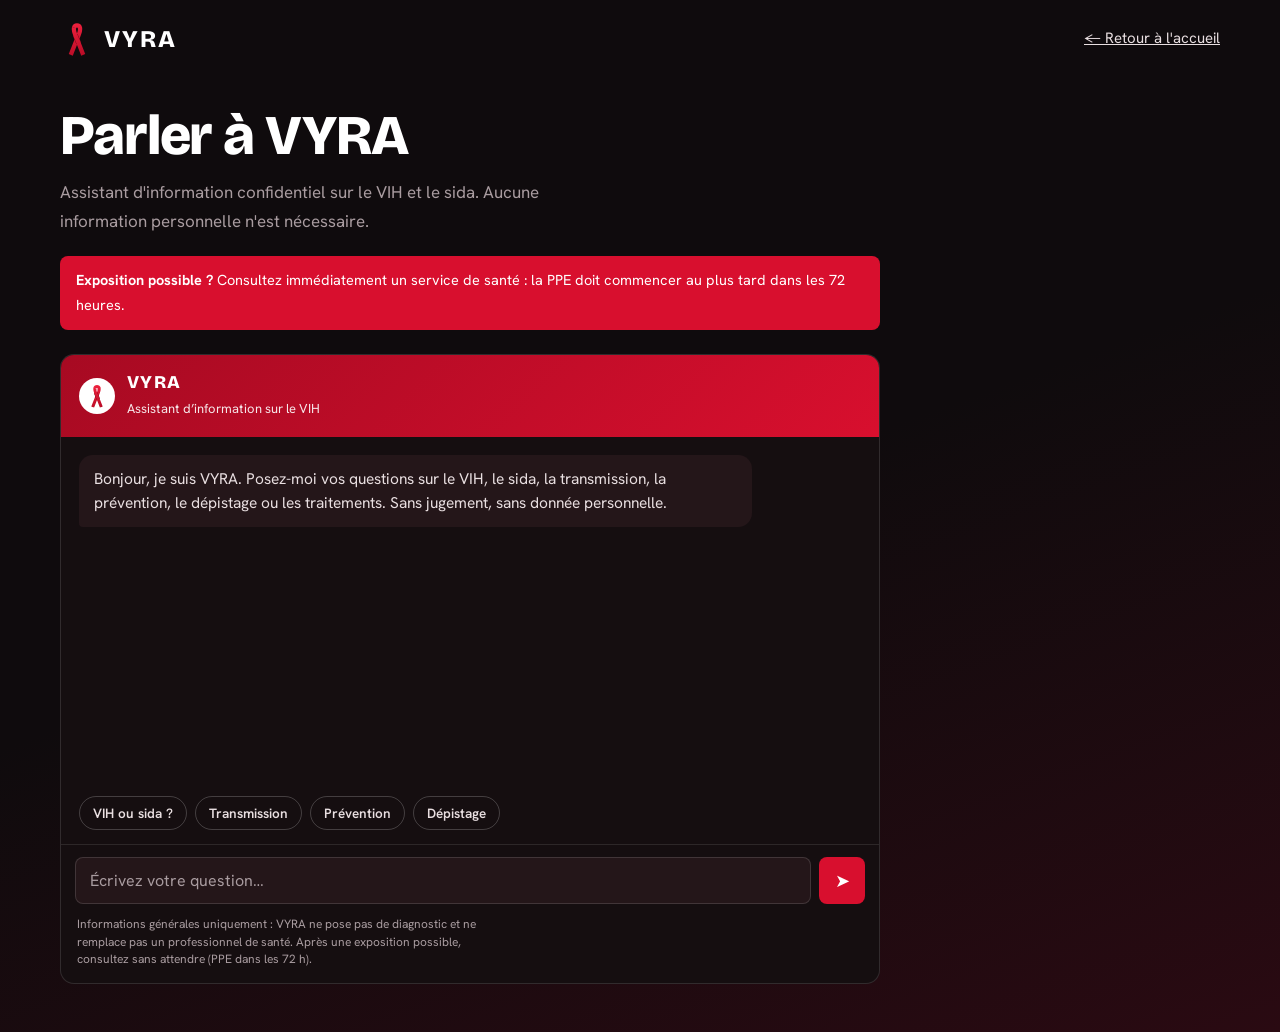
<file: index.html>
<!doctype html>
<html lang="fr"><head><meta charset="utf-8"><meta name="viewport" content="width=device-width,initial-scale=1">
<title>VYRA – Assistant d'information sur le VIH</title>
<link rel="icon" href="/static/logo-vyra.svg" type="image/svg+xml">
<link rel="preconnect" href="https://fonts.googleapis.com"><link rel="preconnect" href="https://fonts.gstatic.com" crossorigin><link href="https://fonts.googleapis.com/css2?family=Bricolage+Grotesque:opsz,wght@12..96,500;12..96,700;12..96,800&family=Hanken+Grotesk:wght@400;500;600;700&display=swap" rel="stylesheet">
<link rel="stylesheet" href="/static/style.css">
</head><body class="chat-page" data-page="chat">
<div class="wrap">
<div class="top"><a class="brand" href="/"><img src="/static/logo-vyra.svg" alt="">VYRA</a><a href="/">← Retour à l'accueil</a></div>
<h1>Parler à VYRA</h1>
<p class="sub">Assistant d'information confidentiel sur le VIH et le sida. Aucune information personnelle n'est nécessaire.</p>
<div class="notice"><b>Exposition possible ?</b> Consultez immédiatement un service de santé : la PPE doit commencer au plus tard dans les 72 heures.</div>
<section id="chat-root"></section>
</div>
<script src="/static/chat.js"></script></body></html>
</file>
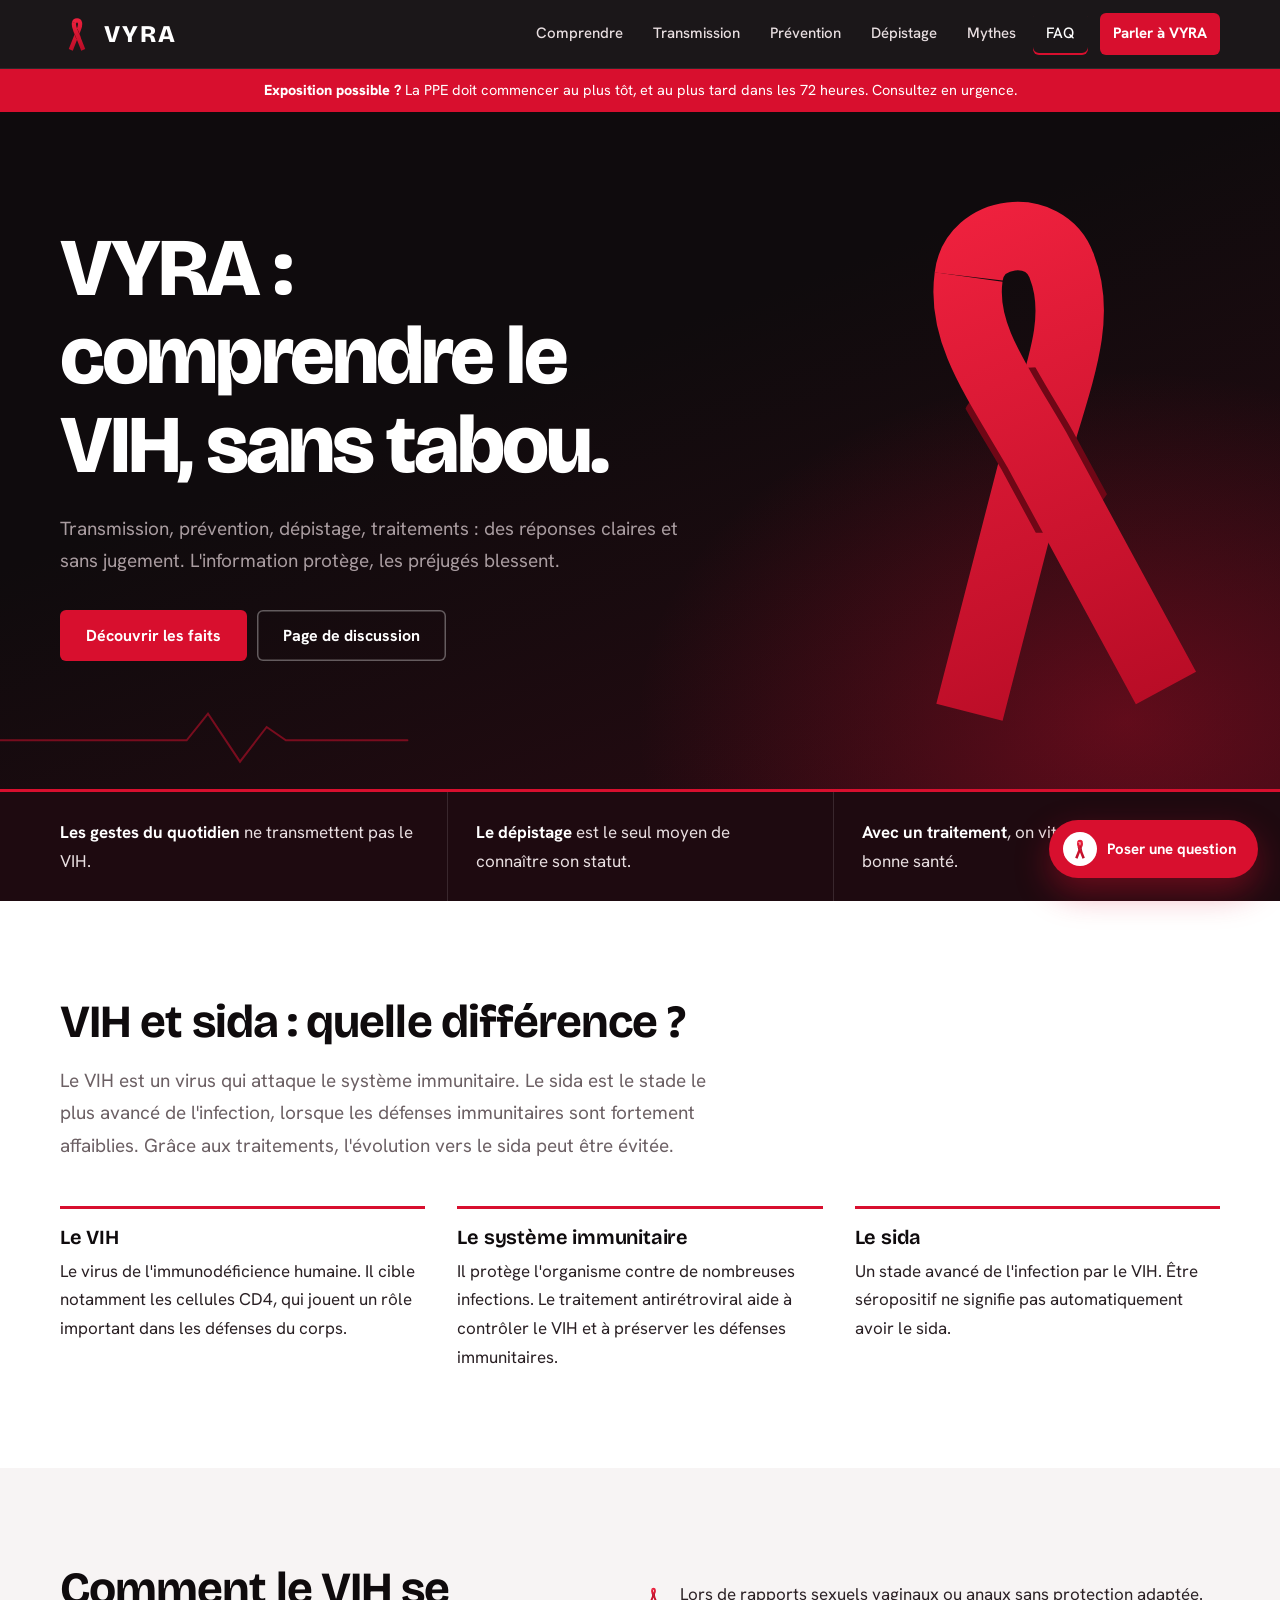
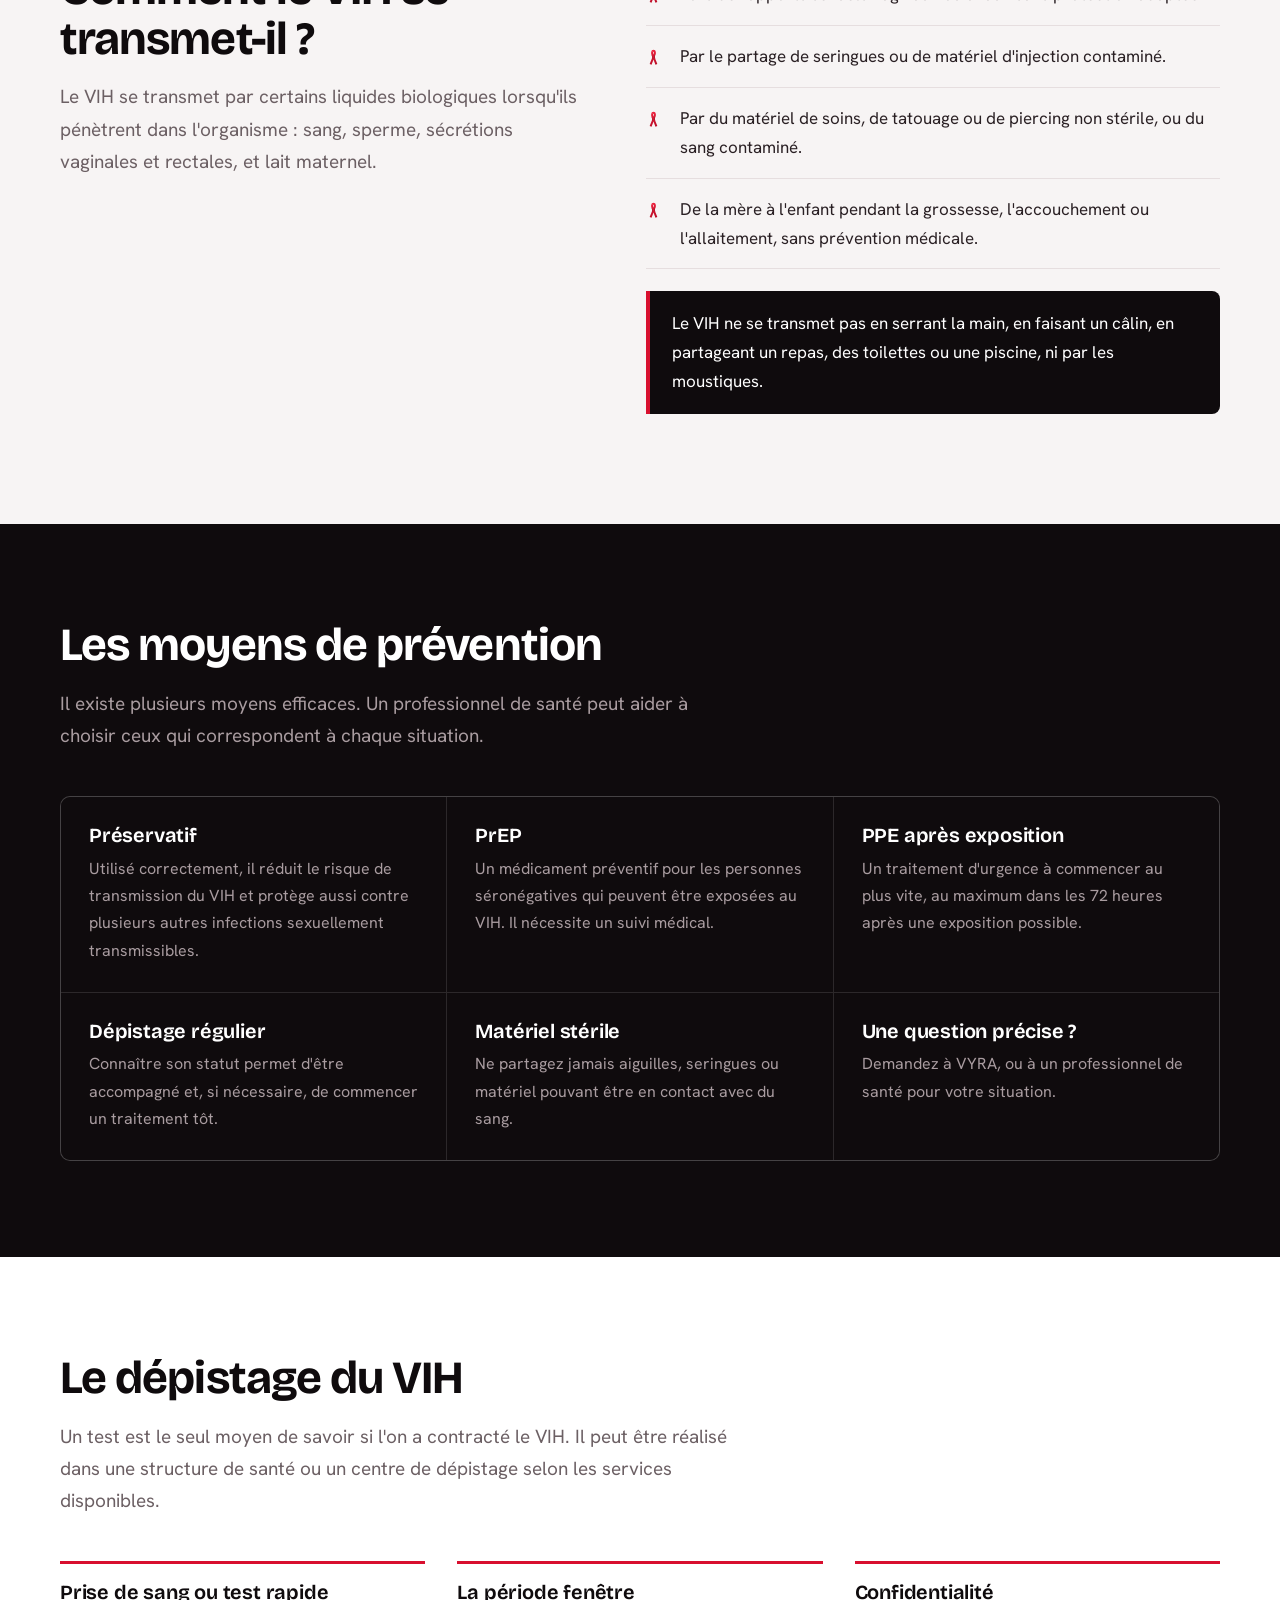
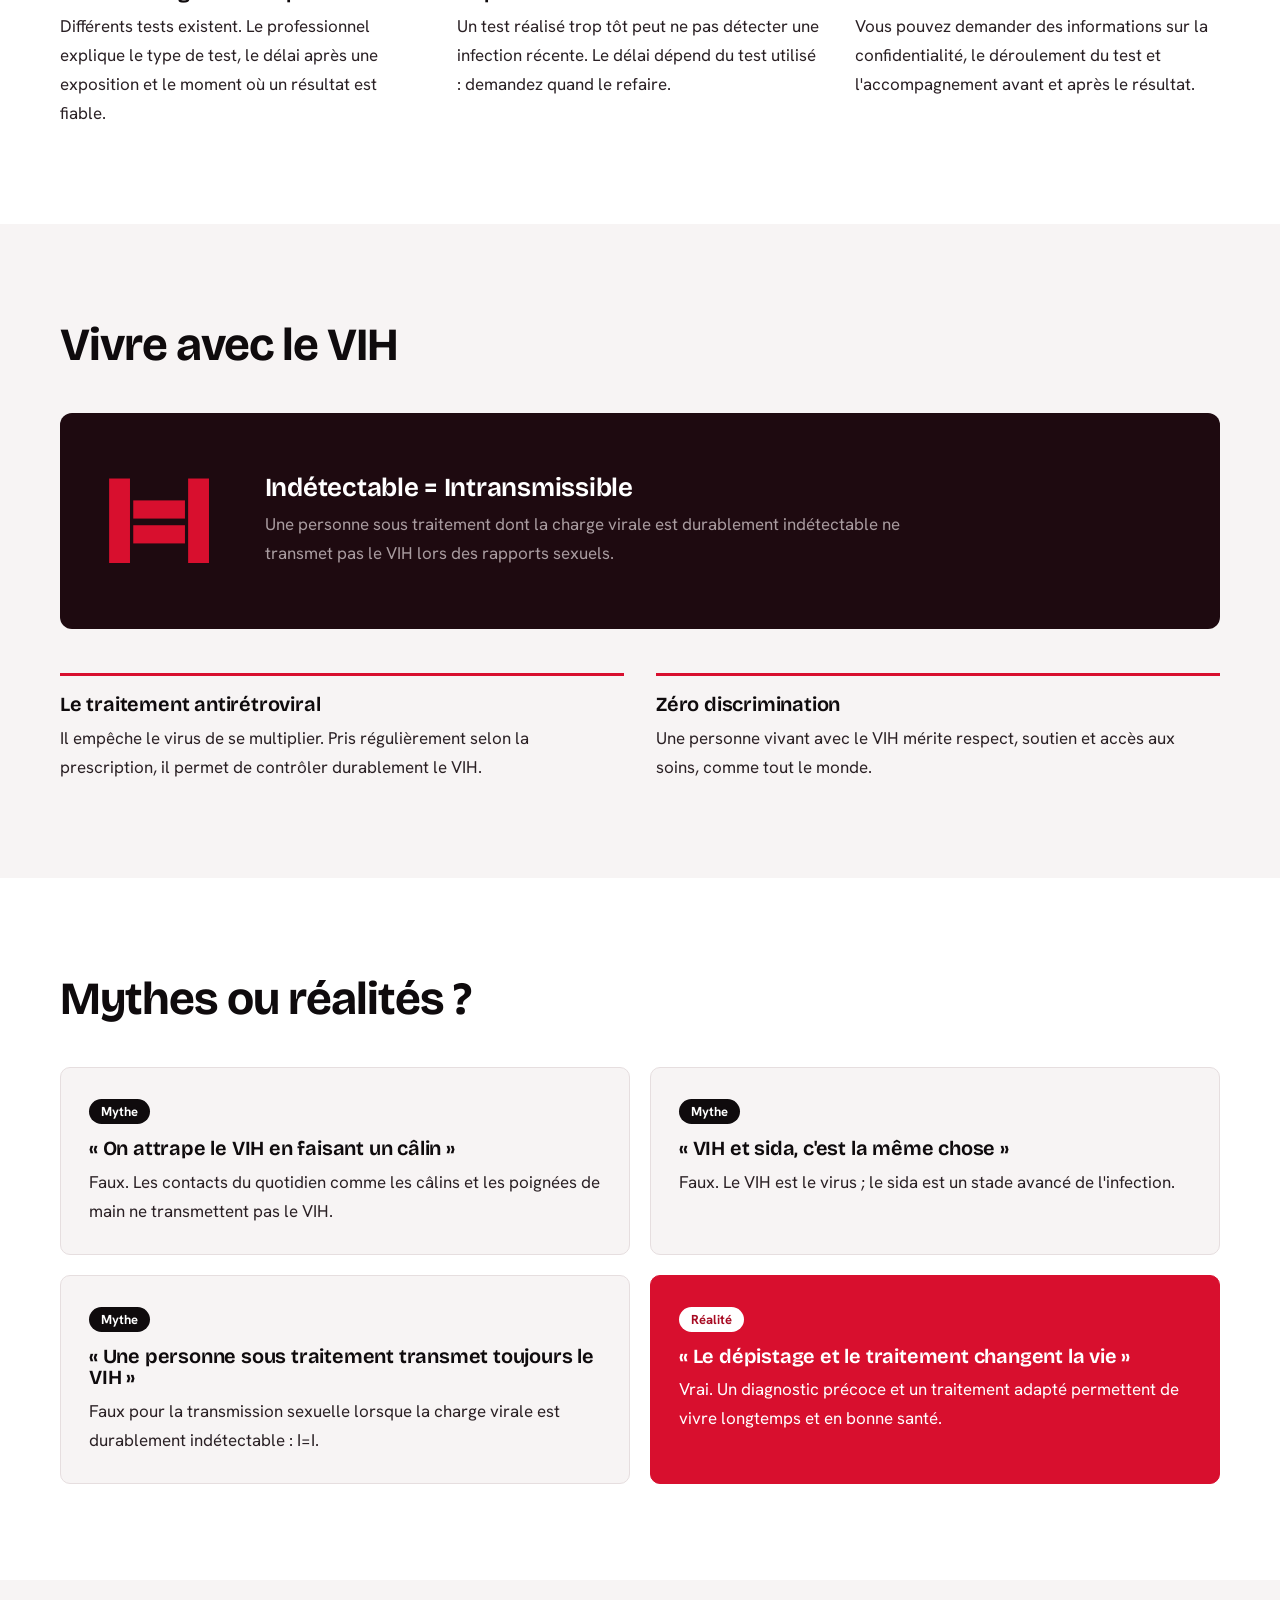
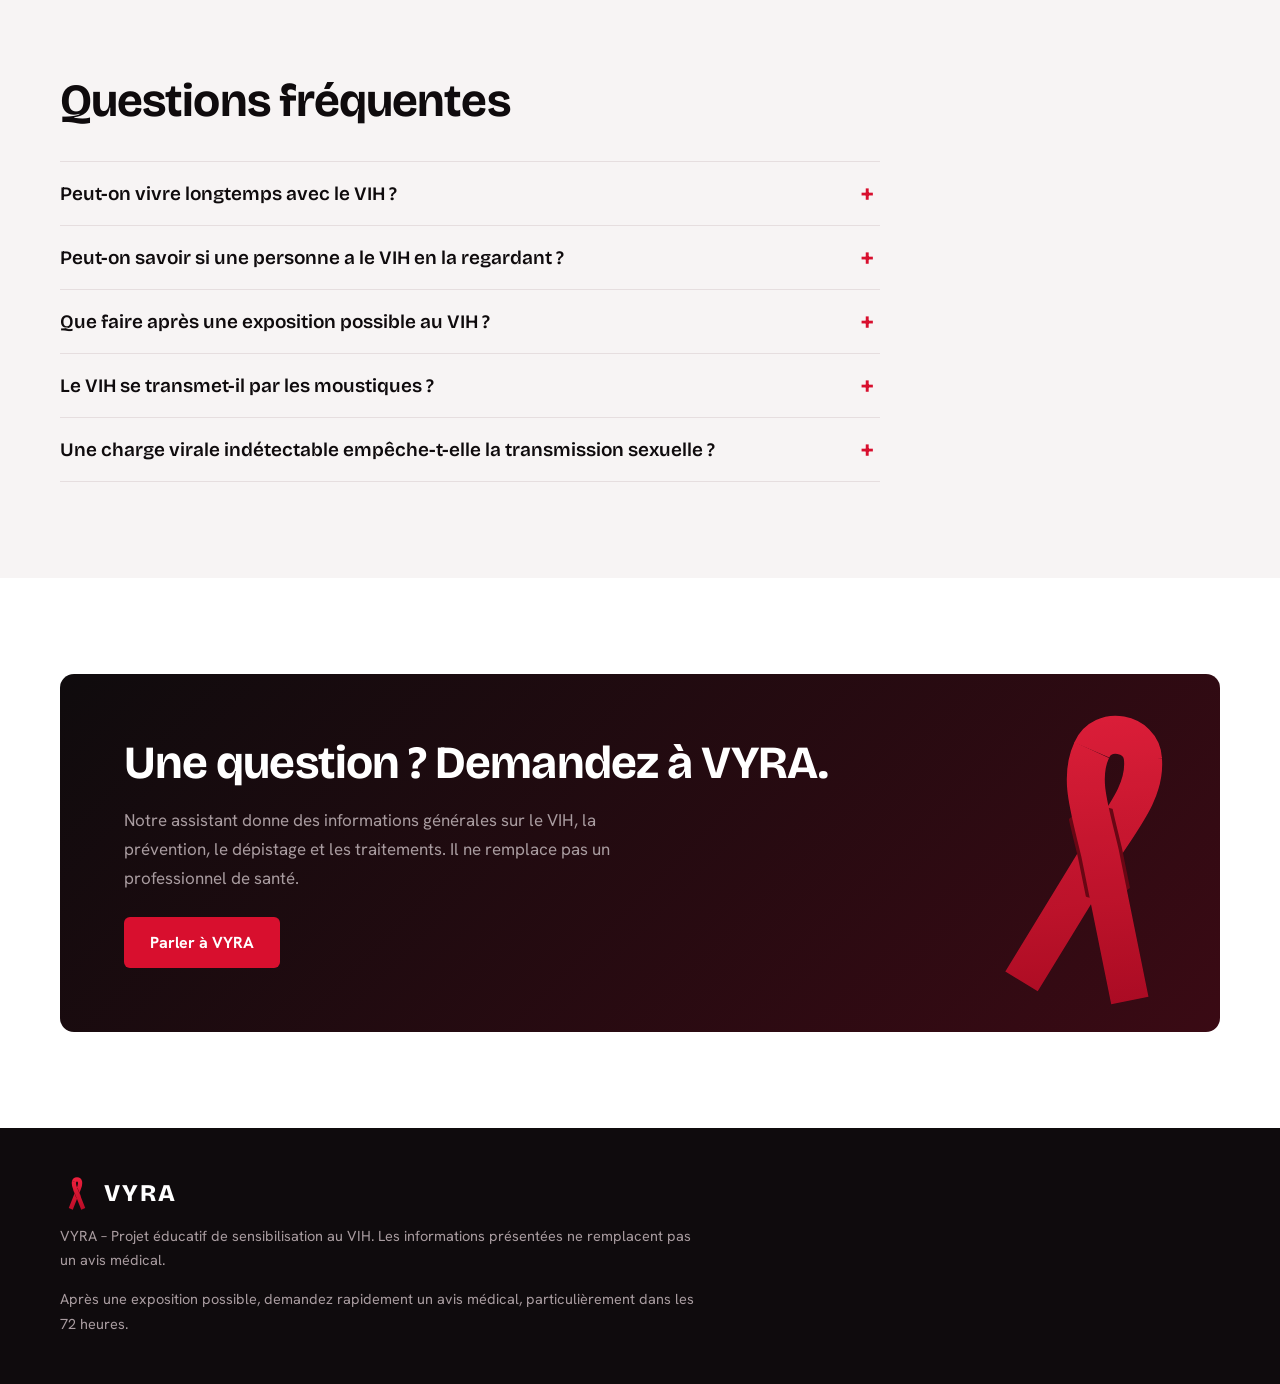
<file: accueil.html>
<!doctype html>
<html lang="fr"><head><meta charset="utf-8"><meta name="viewport" content="width=device-width,initial-scale=1">
<title>VYRA – Comprendre, prévenir, dépister le VIH</title>
<meta name="description" content="VYRA : un espace d'information clair et bienveillant sur le VIH et le sida. Transmission, prévention, dépistage et traitements.">
<link rel="icon" href="/static/logo-vyra.svg" type="image/svg+xml">
<link rel="preconnect" href="https://fonts.googleapis.com"><link rel="preconnect" href="https://fonts.gstatic.com" crossorigin><link href="https://fonts.googleapis.com/css2?family=Bricolage+Grotesque:opsz,wght@12..96,500;12..96,700;12..96,800&family=Hanken+Grotesk:wght@400;500;600;700&display=swap" rel="stylesheet">
<link rel="stylesheet" href="/static/style.css">
</head><body>
<div id="scrollbar"></div>
<nav><div class="wrap">
<a class="brand" href="/"><img src="/static/logo-vyra.svg" alt="">VYRA</a>
<a href="#definition">Comprendre</a><a href="#transmission">Transmission</a><a href="#prevention">Prévention</a><a href="#depistage">Dépistage</a><a href="#mythes">Mythes</a><a href="#faq">FAQ</a>
<a class="nav-cta" href="/consultation">Parler à VYRA</a>
</div></nav>
<div class="urgence"><b>Exposition possible ?</b> La PPE doit commencer au plus tôt, et au plus tard dans les 72 heures. Consultez en urgence.</div>
<header class="hero">
<svg class="ecg" viewBox="0 0 1200 120" preserveAspectRatio="none" aria-hidden="true"><path pathLength="1" d="M0 70H150L175 70L195 20L225 110L250 45L268 70H520L545 70L565 20L595 110L620 45L638 70H900L925 70L945 20L975 110L1000 45L1018 70H1200"/></svg><svg class="hero-ribbon" viewBox="15 0 170 300" aria-hidden="true"><defs><linearGradient id="gh" gradientUnits="userSpaceOnUse" x1="60" y1="0" x2="140" y2="300"><stop offset="0" stop-color="#F2223F"/><stop offset="1" stop-color="#B80C26"/></linearGradient><clipPath id="ch"><circle cx="100" cy="150" r="46"/></clipPath></defs><g fill="none" stroke-linejoin="round"><path class="p1" pathLength="1" d="M45 290 L100 150 C118 108 134 80 126 50 C120 24 80 24 74 50" stroke="url(#gh)" stroke-width="38"/><path class="p2" pathLength="1" d="M74 50 C66 80 82 108 100 150 L155 290" stroke="#6F0716" stroke-width="45" clip-path="url(#ch)"/><path class="p2" pathLength="1" d="M74 50 C66 80 82 108 100 150 L155 290" stroke="url(#gh)" stroke-width="38"/></g></svg>
<div class="wrap">
<div>
<h1>VYRA : comprendre le VIH, sans tabou.</h1>
<p class="lead">Transmission, prévention, dépistage, traitements : des réponses claires et sans jugement. L'information protège, les préjugés blessent.</p>
<a class="btn" href="#transmission">Découvrir les faits</a><a class="btn ghost" href="/consultation">Page de discussion</a>
</div>
</div></header>
<section class="facts"><div class="wrap">
<p><b>Les gestes du quotidien</b> ne transmettent pas le VIH.</p>
<p><b>Le dépistage</b> est le seul moyen de connaître son statut.</p>
<p><b>Avec un traitement</b>, on vit longtemps et en bonne santé.</p>
</div></section>
<main>
<section class="band" id="definition"><div class="wrap"><h2>VIH et sida : quelle différence ?</h2>
<p class="lead">Le VIH est un virus qui attaque le système immunitaire. Le sida est le stade le plus avancé de l'infection, lorsque les défenses immunitaires sont fortement affaiblies. Grâce aux traitements, l'évolution vers le sida peut être évitée.</p>
<div class="cols">
<div class="col"><h3>Le VIH</h3>Le virus de l'immunodéficience humaine. Il cible notamment les cellules CD4, qui jouent un rôle important dans les défenses du corps.</div>
<div class="col"><h3>Le système immunitaire</h3>Il protège l'organisme contre de nombreuses infections. Le traitement antirétroviral aide à contrôler le VIH et à préserver les défenses immunitaires.</div>
<div class="col"><h3>Le sida</h3>Un stade avancé de l'infection par le VIH. Être séropositif ne signifie pas automatiquement avoir le sida.</div>
</div></div></section>
<section class="band alt" id="transmission"><div class="wrap split"><div><h2>Comment le VIH se transmet-il ?</h2><p class="lead">Le VIH se transmet par certains liquides biologiques lorsqu'ils pénètrent dans l'organisme : sang, sperme, sécrétions vaginales et rectales, et lait maternel.</p></div>
<div class="checklist"><ul><li>Lors de rapports sexuels vaginaux ou anaux sans protection adaptée.</li><li>Par le partage de seringues ou de matériel d'injection contaminé.</li><li>Par du matériel de soins, de tatouage ou de piercing non stérile, ou du sang contaminé.</li><li>De la mère à l'enfant pendant la grossesse, l'accouchement ou l'allaitement, sans prévention médicale.</li></ul>
<p class="note">Le VIH ne se transmet pas en serrant la main, en faisant un câlin, en partageant un repas, des toilettes ou une piscine, ni par les moustiques.</p></div></div></section>
<section class="band dark" id="prevention"><div class="wrap"><h2>Les moyens de prévention</h2><p class="lead">Il existe plusieurs moyens efficaces. Un professionnel de santé peut aider à choisir ceux qui correspondent à chaque situation.</p>
<div class="tiles">
<div class="tile"><h3>Préservatif</h3><p>Utilisé correctement, il réduit le risque de transmission du VIH et protège aussi contre plusieurs autres infections sexuellement transmissibles.</p></div>
<div class="tile"><h3>PrEP</h3><p>Un médicament préventif pour les personnes séronégatives qui peuvent être exposées au VIH. Il nécessite un suivi médical.</p></div>
<div class="tile"><h3>PPE après exposition</h3><p>Un traitement d'urgence à commencer au plus vite, au maximum dans les 72 heures après une exposition possible.</p></div>
<div class="tile"><h3>Dépistage régulier</h3><p>Connaître son statut permet d'être accompagné et, si nécessaire, de commencer un traitement tôt.</p></div>
<div class="tile"><h3>Matériel stérile</h3><p>Ne partagez jamais aiguilles, seringues ou matériel pouvant être en contact avec du sang.</p></div>
<div class="tile"><h3>Une question précise ?</h3><p>Demandez à VYRA, ou à un professionnel de santé pour votre situation.</p></div>
</div></div></section>
<section class="band" id="depistage"><div class="wrap"><h2>Le dépistage du VIH</h2><p class="lead">Un test est le seul moyen de savoir si l'on a contracté le VIH. Il peut être réalisé dans une structure de santé ou un centre de dépistage selon les services disponibles.</p>
<div class="cols">
<div class="col"><h3>Prise de sang ou test rapide</h3>Différents tests existent. Le professionnel explique le type de test, le délai après une exposition et le moment où un résultat est fiable.</div>
<div class="col"><h3>La période fenêtre</h3>Un test réalisé trop tôt peut ne pas détecter une infection récente. Le délai dépend du test utilisé : demandez quand le refaire.</div>
<div class="col"><h3>Confidentialité</h3>Vous pouvez demander des informations sur la confidentialité, le déroulement du test et l'accompagnement avant et après le résultat.</div>
</div></div></section>
<section class="band alt" id="traitement"><div class="wrap"><h2>Vivre avec le VIH</h2>
<div class="ii"><strong>I=I</strong><div><h3>Indétectable = Intransmissible</h3><p>Une personne sous traitement dont la charge virale est durablement indétectable ne transmet pas le VIH lors des rapports sexuels.</p></div></div>
<div class="cols" style="grid-template-columns:repeat(2,1fr)">
<div class="col"><h3>Le traitement antirétroviral</h3>Il empêche le virus de se multiplier. Pris régulièrement selon la prescription, il permet de contrôler durablement le VIH.</div>
<div class="col"><h3>Zéro discrimination</h3>Une personne vivant avec le VIH mérite respect, soutien et accès aux soins, comme tout le monde.</div>
</div></div></section>
<section class="band" id="mythes"><div class="wrap"><h2>Mythes ou réalités ?</h2><div class="duo">
<div class="card"><span class="badge">Mythe</span><h3>« On attrape le VIH en faisant un câlin »</h3><p>Faux. Les contacts du quotidien comme les câlins et les poignées de main ne transmettent pas le VIH.</p></div>
<div class="card"><span class="badge">Mythe</span><h3>« VIH et sida, c'est la même chose »</h3><p>Faux. Le VIH est le virus ; le sida est un stade avancé de l'infection.</p></div>
<div class="card"><span class="badge">Mythe</span><h3>« Une personne sous traitement transmet toujours le VIH »</h3><p>Faux pour la transmission sexuelle lorsque la charge virale est durablement indétectable : I=I.</p></div>
<div class="card vrai"><span class="badge">Réalité</span><h3>« Le dépistage et le traitement changent la vie »</h3><p>Vrai. Un diagnostic précoce et un traitement adapté permettent de vivre longtemps et en bonne santé.</p></div>
</div></div></section>
<section class="band alt" id="faq"><div class="wrap"><h2>Questions fréquentes</h2>
<details><summary>Peut-on vivre longtemps avec le VIH ?</summary><div>Oui. Les traitements antirétroviraux permettent à de nombreuses personnes vivant avec le VIH de vivre longtemps et en bonne santé, avec un suivi médical.</div></details>
<details><summary>Peut-on savoir si une personne a le VIH en la regardant ?</summary><div>Non. L'apparence ne permet pas de connaître le statut sérologique. Seul un test permet de le savoir.</div></details>
<details><summary>Que faire après une exposition possible au VIH ?</summary><div>Consultez immédiatement un service de santé pour évaluer la situation. La PPE doit être commencée le plus vite possible et au plus tard dans les 72 heures. N'attendez pas l'apparition de symptômes.</div></details>
<details><summary>Le VIH se transmet-il par les moustiques ?</summary><div>Non. Les moustiques ne transmettent pas le VIH.</div></details>
<details><summary>Une charge virale indétectable empêche-t-elle la transmission sexuelle ?</summary><div>Oui, lorsque la personne suit son traitement et que l'indétectabilité est confirmée et maintenue : Indétectable = Intransmissible.</div></details>
</div></section>
<section class="band"><div class="wrap"><div class="cta"><h2>Une question ? Demandez à VYRA.</h2><p>Notre assistant donne des informations générales sur le VIH, la prévention, le dépistage et les traitements. Il ne remplace pas un professionnel de santé.</p><a class="btn" href="/consultation">Parler à VYRA</a></div></div></section>
</main>
<footer><div class="wrap"><a class="brand" href="/"><img src="/static/logo-vyra.svg" alt="">VYRA</a>
<p>VYRA – Projet éducatif de sensibilisation au VIH. Les informations présentées ne remplacent pas un avis médical.</p>
<p>Après une exposition possible, demandez rapidement un avis médical, particulièrement dans les 72 heures.</p></div></footer>
<script src="/static/chat.js"></script><script src="/static/anim.js"></script></body></html>
</file>
<file: static/style.css>
/* VYRA — rouge ruban, blanc, tons foncés */
:root{
  --ink:#0F0B0D; --wine:#1E0A10; --panel:#241619; --red:#D80F2E; --red-d:#A70A22; --white:#fff; --paper:#F7F4F4;
  --line:#E6DEDF; --text:#2A2024; --muted:#6C6064; --on-dark:#E9DFE1; --dim:#A99CA0;
  --head:"Bricolage Grotesque","Segoe UI",system-ui,sans-serif; --body:"Hanken Grotesk",system-ui,"Segoe UI",Roboto,sans-serif;
  --ease:cubic-bezier(.2,.8,.2,1);
}
*{box-sizing:border-box}
html{scroll-behavior:smooth;scroll-padding-top:84px}
body{margin:0;font:17px/1.7 var(--body);color:var(--text);background:var(--white);-webkit-font-smoothing:antialiased;overflow-x:hidden}
h1,h2,h3{font-family:var(--head);color:var(--ink);margin:0;line-height:1.08;letter-spacing:-.02em}
h2{font-size:clamp(30px,4vw,46px);font-weight:700;margin-bottom:18px}
h3{font-size:20px;font-weight:650;margin-bottom:8px;letter-spacing:-.01em}
p{margin:0 0 14px;max-width:66ch}
a{color:var(--red-d)}
::selection{background:var(--red);color:#fff}
:focus-visible{outline:3px solid var(--red);outline-offset:3px;border-radius:6px}
.wrap{width:min(1160px,calc(100% - 40px));margin:0 auto}
.lead{font-size:19px;color:var(--muted);max-width:62ch}
#scrollbar{position:fixed;inset:0 0 auto 0;height:3px;z-index:90;background:var(--red);transform-origin:0 50%;transform:scaleX(var(--p,0))}

/* Marque */
.brand{display:flex;align-items:center;gap:10px;color:#fff;text-decoration:none;font:800 24px var(--head);letter-spacing:.08em}
.brand img{width:34px;height:34px}

/* Navigation */
nav{position:sticky;top:0;z-index:60;background:#0F0B0Df2;backdrop-filter:blur(14px);border-bottom:1px solid #ffffff14}
nav .wrap{display:flex;align-items:center;gap:4px;height:68px}
nav .brand{margin-right:auto}
nav a:not(.brand){color:var(--on-dark);text-decoration:none;font-size:15px;font-weight:500;padding:8px 13px;border-radius:6px;transition:background .2s,color .2s}
nav a:not(.brand):hover{background:#ffffff14}
nav a.active{color:#fff;box-shadow:inset 0 -2px 0 var(--red)}
nav a.nav-cta{background:var(--red);color:#fff;font-weight:700;margin-left:8px}
nav a.nav-cta:hover{background:var(--red-d)}
.urgence{background:var(--red);color:#fff;font-size:14.5px;text-align:center;padding:9px 20px}
.urgence b{font-weight:800}

/* Accueil */
.hero{position:relative;overflow:hidden;color:var(--on-dark);background:radial-gradient(700px 500px at 88% 90%,#D80F2E55,transparent 70%),linear-gradient(160deg,#0F0B0D 40%,#2A0A12)}
.hero .wrap{position:relative;display:grid;grid-template-columns:minmax(0,640px);gap:56px;align-items:center;padding:96px 0 104px}
.hero h1{color:#fff;font-size:clamp(40px,6vw,76px);font-weight:800;letter-spacing:-.035em}
.hero .lead{color:var(--dim);margin:24px 0 32px}
.btn{display:inline-block;background:var(--red);color:#fff;font:700 16px var(--body);text-decoration:none;padding:15px 26px;border:0;border-radius:6px;cursor:pointer;transition:background .2s,transform .2s}
.btn:hover{background:var(--red-d);transform:translateY(-2px)}
.btn.ghost{background:transparent;color:#fff;box-shadow:inset 0 0 0 1.5px #ffffff55;margin-left:10px}
.btn.ghost:hover{background:#ffffff14}

/* Sections */
.band{padding:96px 0}
.band.alt{background:var(--paper)}
.band.dark{background:var(--ink);color:var(--on-dark)}
.band.dark h2,.band.dark h3{color:#fff}.band.dark .lead{color:var(--dim)}
.cols{display:grid;grid-template-columns:repeat(3,1fr);gap:32px;margin-top:44px}
.col{border-top:3px solid var(--red);padding-top:18px}
.split{display:grid;grid-template-columns:1fr 1.1fr;gap:64px;align-items:start}
.checklist ul{list-style:none;margin:0 0 22px;padding:0}
.checklist li{position:relative;padding:16px 0 16px 34px;border-bottom:1px solid var(--line)}
.checklist li::before{content:"";position:absolute;left:0;top:23px;width:16px;height:16px;background:url("ruban-rouge.svg") center/contain no-repeat}
.note{background:var(--ink);color:#fff;border-left:4px solid var(--red);padding:18px 22px;border-radius:0 8px 8px 0}
.tiles{display:grid;grid-template-columns:repeat(3,1fr);gap:1px;margin-top:44px;background:#ffffff1f;border:1px solid #ffffff1f;border-radius:10px;overflow:hidden}
.tile{background:var(--ink);padding:28px;transition:background .25s}
.tile:hover{background:var(--wine)}
.tile p{color:var(--dim);margin:0;font-size:16px}
.ii{display:grid;grid-template-columns:auto 1fr;gap:56px;align-items:center;margin-top:44px;padding:44px;border-radius:12px;background:var(--wine);color:var(--on-dark)}
.ii strong{font:800 clamp(64px,10vw,128px)/1 var(--head);color:var(--red);letter-spacing:-.04em}
.ii h3{color:#fff;font-size:26px}.ii p{margin:0;color:var(--dim)}
.duo{display:grid;grid-template-columns:repeat(2,1fr);gap:20px;margin-top:44px}
.card{border-radius:10px;padding:28px;background:var(--paper);border:1px solid var(--line)}
.card .badge{display:inline-block;font:700 13px var(--body);padding:4px 12px;border-radius:999px;background:var(--ink);color:#fff;margin-bottom:14px}
.card.vrai{background:var(--red);border-color:var(--red);color:#fff}
.card.vrai h3{color:#fff}.card.vrai .badge{background:#fff;color:var(--red-d)}
.card p{margin:0}
details{border-bottom:1px solid var(--line);max-width:820px}
details:first-of-type{margin-top:36px;border-top:1px solid var(--line)}
summary{cursor:pointer;list-style:none;font:600 19px var(--head);color:var(--ink);padding:20px 40px 20px 0;position:relative}
summary::-webkit-details-marker{display:none}
summary::after{content:"+";position:absolute;right:6px;top:15px;font-size:28px;color:var(--red);transition:transform .25s}
details[open] summary::after{transform:rotate(45deg)}
details div{padding:0 0 22px;color:var(--muted)}
.cta{position:relative;overflow:hidden;background:linear-gradient(135deg,#0F0B0D,#3a0a14);color:var(--on-dark);border-radius:14px;padding:64px}
.cta::after{content:"";position:absolute;right:-30px;top:50%;width:300px;height:300px;transform:translateY(-50%) rotate(10deg);background:url("ruban-rouge.svg") center/contain no-repeat;opacity:.9}
.cta h2{color:#fff}.cta p{color:var(--dim);max-width:52ch;position:relative;z-index:1}
.cta .btn{position:relative;z-index:1;margin-top:10px}
footer{background:var(--ink);color:var(--dim);padding:48px 0;font-size:14.5px}
footer .wrap{display:grid;gap:14px}footer p{max-width:80ch;margin:0}

/* Chatbot */
#chat-toggle{position:fixed;right:22px;bottom:22px;z-index:80;display:flex;align-items:center;gap:10px;background:var(--red);color:#fff;border:0;border-radius:999px;padding:12px 22px 12px 14px;font:700 15px var(--body);cursor:pointer;box-shadow:0 14px 34px #D80F2E66;transition:transform .25s var(--ease),background .2s}
#chat-toggle:hover{background:var(--red-d);transform:translateY(-3px)}
#chat-toggle i{display:grid;place-items:center;width:34px;height:34px;border-radius:50%;background:#fff}
#chat-toggle img{width:20px;height:20px}
.chat-panel{display:flex;flex-direction:column;background:var(--ink);color:var(--on-dark);border:1px solid #ffffff1f;border-radius:14px;overflow:hidden}
#chat-window{position:fixed;right:22px;bottom:90px;z-index:85;width:min(390px,calc(100vw - 28px));height:min(600px,calc(100vh - 120px));box-shadow:0 30px 80px #000a;opacity:0;visibility:hidden;transform:translateY(16px);transition:opacity .25s,transform .3s var(--ease),visibility .25s}
#chat-window.chat-open{opacity:1;visibility:visible;transform:none}
.chat-header{display:flex;align-items:center;gap:12px;padding:16px 18px;background:linear-gradient(135deg,var(--red-d),var(--red));color:#fff}
.chat-header img{width:36px;height:36px;padding:6px;background:#fff;border-radius:50%}
.chat-header strong{display:block;font:800 18px var(--head);letter-spacing:.08em}
.chat-header small{opacity:.9;font-size:13px}
.chat-header>div{margin-right:auto}
.chat-close{background:none;border:0;color:#fff;font-size:28px;line-height:1;cursor:pointer;padding:0 4px}
#chat-messages{flex:1;overflow-y:auto;padding:18px;display:flex;flex-direction:column;gap:10px}
.bot-message,.user-message{max-width:86%;padding:12px 15px;border-radius:14px;font-size:15.5px;line-height:1.55;white-space:pre-wrap}
.bot-message{align-self:flex-start;background:var(--panel);border-bottom-left-radius:4px}
.user-message{align-self:flex-end;background:var(--red);color:#fff;border-bottom-right-radius:4px}
.chat-chips{display:flex;flex-wrap:wrap;gap:8px;padding:0 18px 14px}
.chat-chips button{font:600 13.5px var(--body);color:var(--on-dark);background:transparent;border:1.5px solid #ffffff33;border-radius:999px;padding:7px 13px;cursor:pointer;transition:border-color .2s,background .2s}
.chat-chips button:hover{border-color:var(--red);background:#D80F2E22}
.chat-input{display:flex;gap:8px;padding:12px 14px;border-top:1px solid #ffffff1a}
.chat-input input{flex:1;min-width:0;font:16px var(--body);color:#fff;background:var(--panel);border:1px solid #ffffff22;border-radius:8px;padding:12px 14px}
.chat-input input::placeholder{color:var(--dim)}
.chat-input button{width:46px;border:0;border-radius:8px;background:var(--red);color:#fff;font-size:18px;cursor:pointer}
.chat-input button:disabled{opacity:.5;cursor:default}
.chat-warning{margin:0;padding:0 16px 14px;font-size:12px;line-height:1.45;color:var(--dim)}
.typing i{display:inline-block;width:7px;height:7px;margin:0 2px;border-radius:50%;background:var(--dim);animation:dot 1s infinite}
.typing i:nth-child(2){animation-delay:.15s}.typing i:nth-child(3){animation-delay:.3s}
@keyframes dot{50%{transform:translateY(-4px);background:var(--red)}}

/* Page de consultation */
.chat-page{background:linear-gradient(160deg,#0F0B0D 50%,#2A0A12);min-height:100vh;color:var(--on-dark)}
.chat-page .top{display:flex;align-items:center;justify-content:space-between;padding:22px 0}
.chat-page .top a:not(.brand){color:var(--on-dark);font-size:15px}
.chat-page h1{color:#fff;font-size:clamp(34px,5vw,56px);font-weight:800;margin:28px 0 12px}
.chat-page .sub{color:var(--dim);max-width:56ch}
.chat-page .notice{background:var(--red);color:#fff;border-radius:8px;padding:12px 16px;font-size:14.5px;margin:20px 0 24px;max-width:820px}
.chat-page .chat-panel{max-width:820px;height:min(640px,70vh);margin-bottom:48px;background:#150E10}

@media(max-width:900px){
  .hero .wrap,.split{grid-template-columns:1fr;gap:36px}.hero .wrap{padding:64px 0 72px}
  .cols,.tiles,.duo{grid-template-columns:1fr}.ii{grid-template-columns:1fr;gap:12px;padding:28px}
  .band{padding:64px 0}.cta{padding:36px 26px 150px}.cta::after{top:auto;bottom:-40px;right:10px;transform:rotate(10deg);width:180px;height:180px}
  nav a:not(.brand):not(.nav-cta){display:none}}
@media(prefers-reduced-motion:reduce){*{animation:none!important;transition:none!important;scroll-behavior:auto!important}}

/* Ruban animé, mouvement et finitions */
.hero-ribbon{position:absolute;right:max(5%,calc((100% - 1160px)/2 + 30px));top:50%;height:min(540px,88%);aspect-ratio:170/300;translate:0 -50%;rotate:-7deg;pointer-events:none;overflow:visible;animation:float 7s ease-in-out 2.4s infinite alternate,glow 4s ease-in-out infinite alternate}
.hero-ribbon .p1,.hero-ribbon .p2{stroke-dasharray:1;stroke-dashoffset:1;animation:draw 1.3s var(--ease) .25s forwards}
.hero-ribbon .p2{animation-delay:1s}
@keyframes draw{to{stroke-dashoffset:0}}
@keyframes float{to{transform:translateY(-14px)}}
@keyframes glow{from{filter:drop-shadow(0 20px 40px #D80F2E55)}to{filter:drop-shadow(0 30px 80px #D80F2Eaa)}}
.ecg{position:absolute;left:0;bottom:22px;width:100%;height:64px;fill:none;stroke:var(--red);stroke-width:2;opacity:.5;stroke-dasharray:.28 .72;stroke-linecap:round;animation:beat 5s linear infinite}
.ecg path{vector-effect:non-scaling-stroke}
@keyframes beat{from{stroke-dashoffset:1}to{stroke-dashoffset:0}}
@keyframes rise{from{opacity:0;transform:translateY(26px)}}
.hero h1,.hero .lead,.hero .btn{animation:rise .9s var(--ease) both}
.hero .lead{animation-delay:.15s}.hero .btn{animation-delay:.3s}.hero .btn.ghost{animation-delay:.4s}
.hero .wrap{padding:112px 0 128px}
.hero h1{font-size:clamp(42px,6.4vw,84px)}
.facts{background:var(--wine);color:var(--on-dark);border-top:3px solid var(--red)}
.facts .wrap{display:grid;grid-template-columns:repeat(3,1fr)}
.facts p{margin:0;max-width:none;padding:26px 28px;border-left:1px solid #ffffff1f}
.facts p:first-child{border-left:0;padding-left:0}
.facts b{color:#fff}
.card{transition:transform .3s var(--ease),box-shadow .3s}
.card:hover{transform:translateY(-5px);box-shadow:0 20px 44px #0F0B0D22}
.col{transition:border-color .3s}.col:hover{border-top-color:var(--ink)}
.cta::after{animation:sway 8s ease-in-out infinite alternate}
@keyframes sway{to{rotate:-12deg}}
.ii strong{display:inline-block;animation:glow2 3.5s ease-in-out infinite alternate}
@keyframes glow2{to{text-shadow:0 0 40px #D80F2E88}}
.js .reveal:not(.in){opacity:0;transform:translateY(26px)}
.js .reveal{transition:opacity .8s var(--ease),transform .8s var(--ease);transition-delay:calc(var(--i,0)*90ms)}
@media(max-width:900px){
  .hero-ribbon{right:-30px;height:70%;opacity:.4}
  .facts .wrap{grid-template-columns:1fr}.facts p{border-left:0;border-top:1px solid #ffffff1f;padding:18px 0}.facts p:first-child{border-top:0}
}
@media(prefers-reduced-motion:reduce){.hero-ribbon .p1,.hero-ribbon .p2{stroke-dashoffset:0!important}}
</file>
